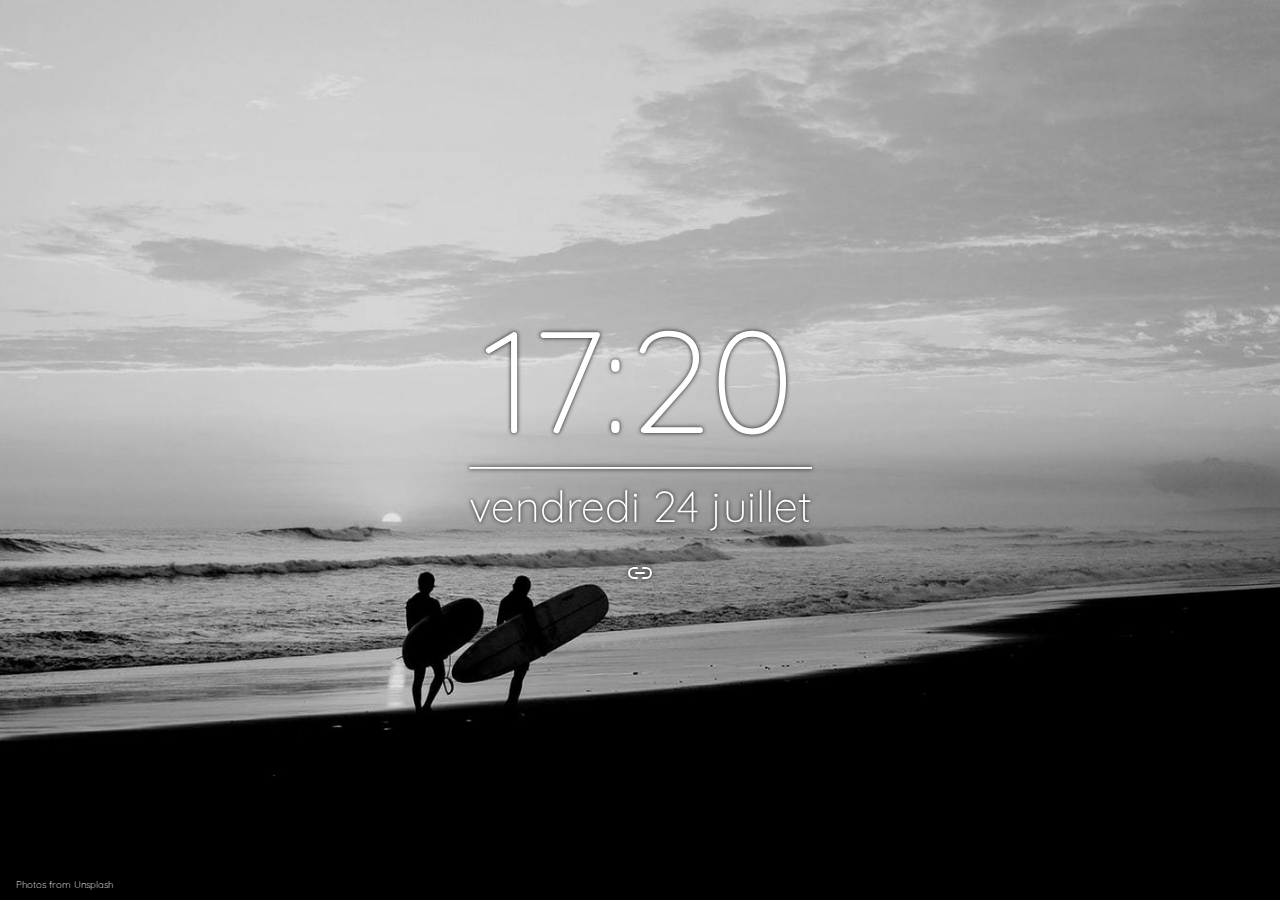
<file: src/index.html>
<!DOCTYPE html>

<!--
Filename: index.html
Author: Olivier Sirol <czo@free.fr>
License: GPL-2.0
File Created: mai 2016
Last Modified: Sunday 25 April 2021, 11:33
Edit Time: 16:51:23
$Id:$
-->

<html lang="fr">

<head>

    <title>Czo Tab</title>

    <meta charset="utf-8">
    <meta name="viewport" content="width=device-width, initial-scale=1">
    <meta name="Author" content="Olivier Sirol, czo@free.fr">
    <meta name="theme-color" content="#181818">

    <link rel="shortcut icon" href="icons/128.png">
    <link rel="apple-touch-icon" href="icons/128.png">
    <link rel="icon" href="icons/128.png">

    <link href="sbg/cdn/normalize/8.0.0/normalize.css" rel="stylesheet">

    <style>
        @font-face {
            font-family: 'Quicksand';
            font-style: normal;
            font-weight: 300;
            font-display: swap;
            src: url(sbg/font/Quicksand.woff2) format('woff2');
        }

        body,
        html {
            font-family: Quicksand, system-ui, sans-serif;
            line-height: 1.25;
            color: #fff;
            background-color: #282828;
            font-size: 12pt;
            /* font-size: 1vw; */
            /* font-size: 1vmax; */
            /* font-size: 1.9vmin; */

        }

        .intro {
            /* background-image: url("sbg/wal/1.jpg"); */
            background-size: cover;
            background-position: center;
            height: 100vh;
            width: 100%;
        }

        .CzoFullscreen {
            position: absolute;
            top: 0;
            left: 0;
            width: 100%;
            height: 100%;
        }

        .CzoWidgets {
            display: flex;
            text-align: center;
            align-items: center;
            justify-content: center;
        }

        .CzoTime {
            filter: drop-shadow(0 0 2px rgb(0, 0, 0, .9));
        }

        .CzoTime a {
            font-size: 2em;
        }

        .CzoTime h1,
        .CzoTime h3 {
            font-size: 6em;
            font-weight: 300;
            line-height: 1;
            margin: 0;
            transition: font-size .5s ease;
        }

        .CzoTime h3 {
            font-size: 1.8em;
        }

        @media(min-width:768px) {
            .CzoTime h1 {
                font-size: 9em;
            }

            .CzoTime h3 {
                font-size: 2.7em;
            }
        }

        .CzoTime hr {
            border-top: .1em solid #fff;
            margin: 1rem 0;
        }

        .credit {
            position: absolute;
            bottom: 0rem;
            left: 1rem;
            right: 1rem;
            font-size: .6em;
            text-shadow: 0 0 2px black;
        }

        a,
        a:link,
        a:visited,
        a:hover,
        a:active {
            text-decoration: none;
            font-weight: normal;
            color: #fff;
        }

        a:hover {
            text-decoration: underline;
        }

        ::selection {
            text-shadow: none;
            background: #fcfcfc;
            background: rgba(255, 255, 255, .2);
        }
    </style>

</head>

<body>
    <noscript>
        You need to enable JavaScript to run this app.
    </noscript>

    <div class="intro"></div>
    <div class="CzoWidgets CzoFullscreen">
        <!-- <div class="CzoWidgets"> -->
        <div class="CzoTime">
            <h1 id="czotime"></h1>
            <hr>
            <h3 id="czodate"></h3>

            <a href="http://czo.free.fr" rel="noopener noreferrer" title="czo.free.fr"><i><svg
                        xmlns="http://www.w3.org/2000/svg" width="24" height="24" viewBox="0 0 24 24" fill="none"
                        stroke="currentColor" stroke-width="2" stroke-linecap="round" stroke-linejoin="round"
                        style="margin-top: 1em;">
                        <path d="M15 7h3a5 5 0 0 1 5 5 5 5 0 0 1-5 5h-3m-6 0H6a5 5 0 0 1-5-5 5 5 0 0 1 5-5h3"></path>
                        <line x1="8" y1="12" x2="16" y2="12"></line>
                    </svg></i></a>

        </div>
    </div>

    <div class="credit">
        <p>Photos from <a href="https://unsplash.com/">Unsplash</a></p>
    </div>

    <script src="sbg/cdn/jquery/3.4.1/jquery.min.js"></script>
    <script src="sbg/czoclock.js"></script>

</body>

</html>
</file>
